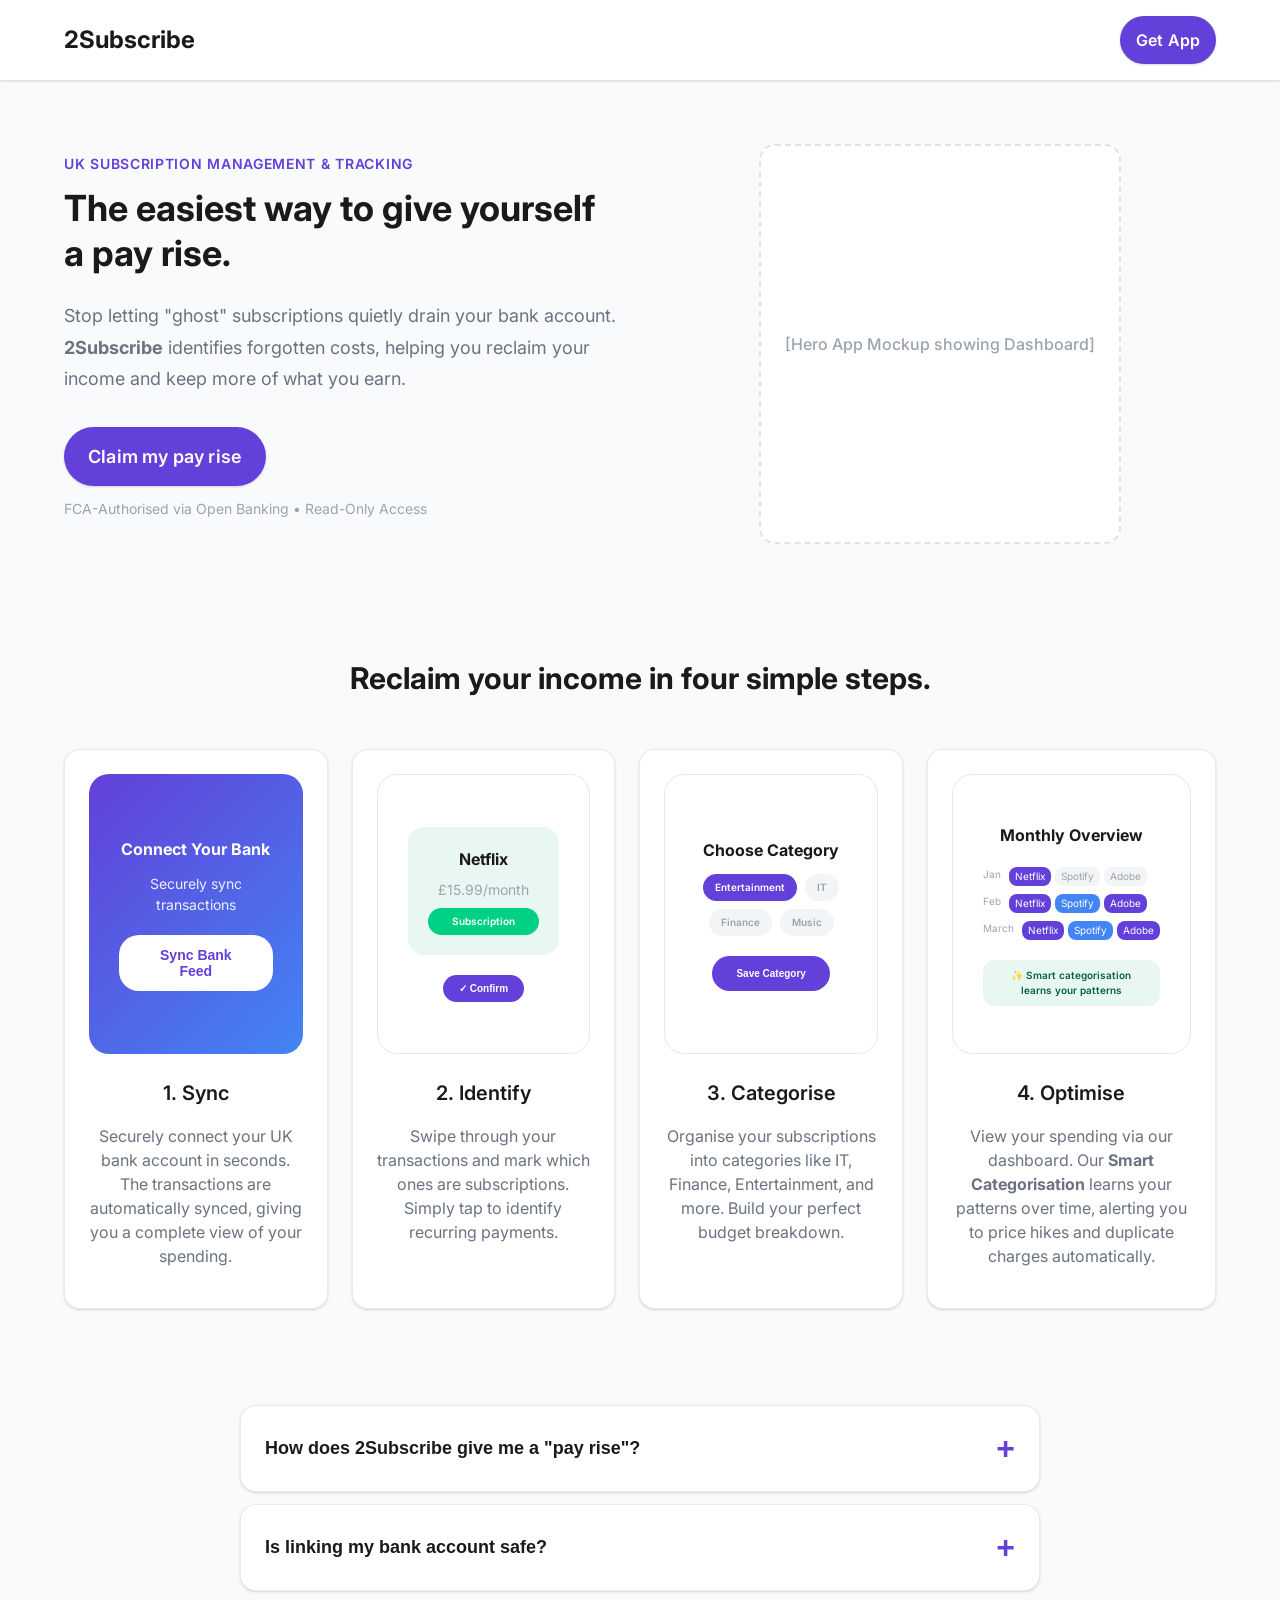
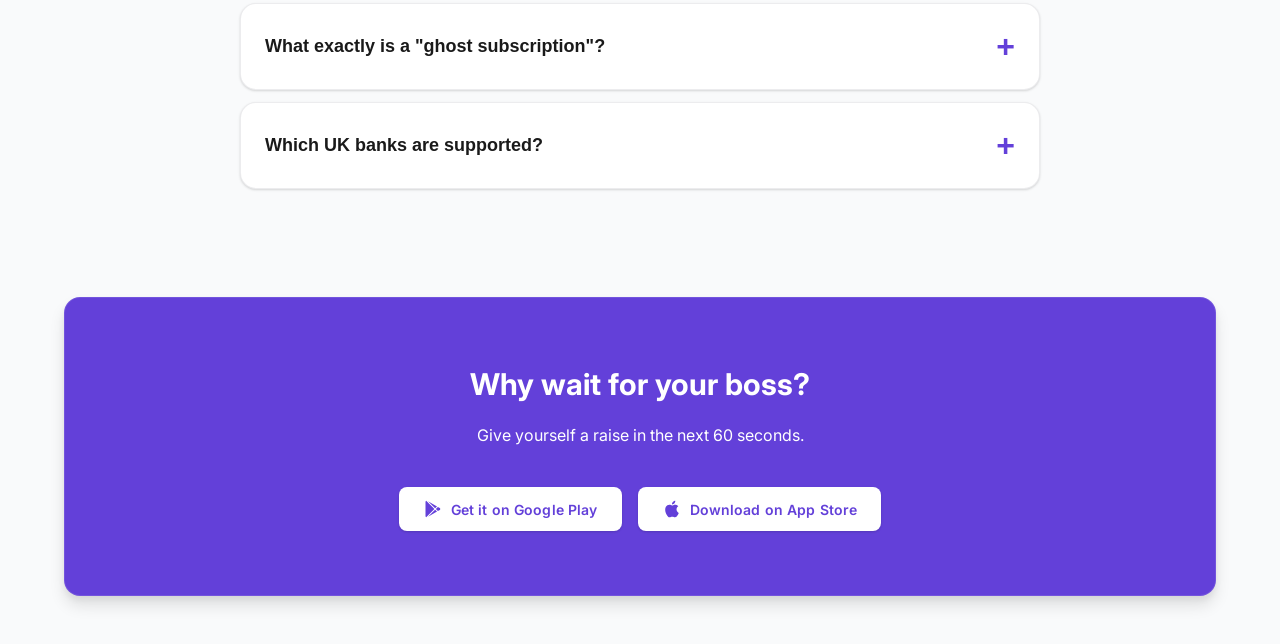
<file: index.html>
<!DOCTYPE html>
<html lang="en">
<head>
    <meta charset="UTF-8">
    <meta name="viewport" content="width=device-width, initial-scale=1.0">
    <title>2Subscribe - The easiest way to give yourself a pay rise</title>
    <link rel="preconnect" href="https://fonts.googleapis.com">
    <link rel="preconnect" href="https://fonts.gstatic.com" crossorigin>
    <link href="https://fonts.googleapis.com/css2?family=Inter:wght@400;600;700&display=swap" rel="stylesheet">
    <link rel="stylesheet" href="styles.css">
</head>
<body>
    <!-- Navbar -->
    <nav class="navbar">
        <div class="container">
            <div class="nav-content">
                <div class="logo">2Subscribe</div>
                <a href="#footer-cta" class="btn btn-primary">Get App</a>
            </div>
        </div>
    </nav>

    <!-- Hero Section -->
 <section class="hero">
    <div class="container">
        <div class="hero-content">
            <div class="hero-text fade-in">
                <p class="eyebrow">UK SUBSCRIPTION MANAGEMENT & TRACKING</p>
                <h1>The easiest way to give yourself a pay rise.</h1>
                <p class="sub-headline">
Stop letting "ghost" subscriptions quietly drain your bank account. <strong>2Subscribe</strong> identifies forgotten costs, helping you reclaim your income and keep more of what you earn.                </p>
                <a href="#process-section" class="btn btn-primary btn-large">Claim my pay rise</a>
                <p class="trust-text">FCA-Authorised via Open Banking • Read-Only Access</p>
            </div>
            <div class="hero-image fade-in">
                <div class="image-placeholder">[Hero App Mockup showing Dashboard]</div>
            </div>
        </div>
    </div>
</section>

    <!-- Process Section -->
    <section class="process" id="process-section">
        <div class="container">
<h2>Reclaim your income in four simple steps.</h2>            <div class="process-grid">
                <div class="process-card stagger-item">
                    <div class="process-image">
                        <div class="mockup-mini" id="bank-sync-mockup" style="background: var(--gradient-primary); color: var(--color-text-inverse); padding: var(--mockup-padding); border-radius: var(--mockup-border-radius); text-align: center; position: relative; display: flex; flex-direction: column; justify-content: center; align-items: center; height: var(--mockup-height);">
                            <!-- Initial State: Sync Button -->
                            <div id="sync-initial" class="flex flex-col items-center">
                                <div class="font-bold text-base mb-3">Connect Your Bank</div>
                                <div class="text-sm mb-5" style="opacity: 0.9;">Securely sync transactions</div>
                                <button class="sync-bank-button bg-surface text-primary" style="border: none; padding: var(--space-3) var(--space-6); border-radius: 20px; font-size: var(--font-size-sm); font-weight: var(--font-weight-semibold); cursor: pointer;">Sync Bank Feed</button>
                            </div>
                            
                            <!-- Syncing State -->
                            <div id="sync-syncing" class="flex flex-col items-center" style="display: none;">
                                <div style="width: var(--spinner-size); height: var(--spinner-size); border: var(--spinner-border-width) solid var(--gradient-white-overlay); border-top: var(--spinner-border-width) solid var(--color-text-inverse); border-radius: 50%; margin-bottom: var(--space-5); animation: spin var(--animation-spin) linear infinite;"></div>
                                <div class="font-semibold text-base mb-2">Syncing...</div>
                                <div class="text-xs" style="opacity: 0.9;">Connecting to Barclays</div>
                            </div>
                            
                            <!-- Complete State: Transaction List -->
                            <div id="sync-complete" style="display: none; width: 100%; text-align: left;">
                                <div class="font-bold text-base mb-4 text-center">Recent Transactions</div>
                                <div style="background: var(--gradient-white-overlay); padding: var(--transaction-padding); border-radius: var(--transaction-border-radius); margin-bottom: var(--space-2);">
                                    <div class="flex justify-between items-center">
                                        <div>
                                            <div class="font-semibold text-xs">Netflix</div>
                                            <div class="text-xs" style="opacity: 0.8;">Today</div>
                                        </div>
                                        <div class="font-semibold text-xs">-£15.99</div>
                                    </div>
                                </div>
                                <div style="background: var(--gradient-white-overlay); padding: var(--transaction-padding); border-radius: var(--transaction-border-radius); margin-bottom: var(--space-2);">
                                    <div class="flex justify-between items-center">
                                        <div>
                                            <div class="font-semibold text-xs">Spotify</div>
                                            <div class="text-xs" style="opacity: 0.8;">Yesterday</div>
                                        </div>
                                        <div class="font-semibold text-xs">-£9.99</div>
                                    </div>
                                </div>
                                <div style="background: var(--gradient-white-overlay); padding: var(--transaction-padding); border-radius: var(--transaction-border-radius);">
                                    <div class="flex justify-between items-center">
                                        <div>
                                            <div class="font-semibold text-xs">Salary</div>
                                            <div class="text-xs" style="opacity: 0.8;">2 days ago</div>
                                        </div>
                                        <div class="font-semibold text-xs text-success">+£2,500</div>
                                    </div>
                                </div>
                            </div>
                        </div>
                    </div>
                    <h3>1. Sync</h3>
                    <p>Securely connect your UK bank account in seconds. The transactions are automatically synced, giving you a complete view of your spending.</p>
                </div>
                <div class="process-card stagger-item">
                    <div class="process-image">
                        <div class="mockup-mini bg-surface border" style="padding: var(--mockup-padding); border-radius: var(--mockup-border-radius); position: relative; display: flex; flex-direction: column; justify-content: center; align-items: center; height: var(--mockup-height);">
                            <div class="bg-success" style="padding: var(--space-5); border-radius: var(--radius-lg); margin-bottom: var(--space-5); width: 100%; text-align: center;">
                                <div class="font-bold text-base mb-2">Netflix</div>
                                <div class="text-sm text-muted">£15.99/month</div>
                                <div class="chip" style="background: var(--color-success-text); color: var(--color-text-inverse); margin-top: var(--space-2);">Subscription</div>
                            </div>
                            <button id="confirm-subscription-button" class="bg-primary text-inverse" style="border: none; padding: var(--space-2) var(--space-4); border-radius: 20px; font-size: var(--font-size-xs); font-weight: var(--font-weight-semibold); cursor: pointer;">✓ Confirm</button>
                            <div id="subscription-confirmation-feedback" class="text-center" style="display: none; margin-top: var(--space-2);">
                                <div style="font-size: 24px; margin-bottom: var(--space-2);">✅</div>
                                <div class="font-semibold text-sm text-success">Confirmed!</div>
                            </div>
                        </div>
                    </div>
                    <h3>2. Identify</h3>
                    <p>Swipe through your transactions and mark which ones are subscriptions. Simply tap to identify recurring payments.</p>
                </div>
                <div class="process-card stagger-item">
                    <div class="process-image">
                        <div class="mockup-mini bg-surface border" style="padding: var(--mockup-padding); border-radius: var(--mockup-border-radius); position: relative; display: flex; flex-direction: column; justify-content: center; align-items: center; height: var(--mockup-height);">
                            <div id="category-selection" class="text-center mb-5">
                                <div class="font-bold text-base mb-3">Choose Category</div>
                                <div class="flex flex-wrap gap-2 justify-center">
                                    <span class="chip bg-primary text-inverse">Entertainment</span>
                                    <span class="chip bg-gray-100 text-muted">IT</span>
                                    <span class="chip bg-gray-100 text-muted">Finance</span>
                                    <span class="chip bg-gray-100 text-muted">Music</span>
                                </div>
                            </div>
                            <button id="save-category-button" class="bg-primary text-inverse" style="border: none; padding: var(--space-3) var(--space-6); border-radius: 20px; font-size: var(--font-size-xs); font-weight: var(--font-weight-semibold);">Save Category</button>
                            <div id="save-feedback" class="text-center" style="display: none;">
                                <div style="font-size: 24px; margin-bottom: var(--space-2);">✅</div>
                                <div class="font-semibold text-sm text-success">Category Saved!</div>
                                <div class="text-xs text-muted mt-1">Netflix → Entertainment</div>
                            </div>
                        </div>
                    </div>
                    <h3>3. Categorise</h3>
                    <p>Organise your subscriptions into categories like IT, Finance, Entertainment, and more. Build your perfect budget breakdown.</p>
                </div>
                <div class="process-card stagger-item">
                    <div class="process-image">
                        <div class="mockup-mini bg-surface border" style="padding: var(--mockup-padding); border-radius: var(--mockup-border-radius); position: relative; display: flex; flex-direction: column; justify-content: center; align-items: center; height: var(--mockup-height);">
                            <div class="text-center">
                                <div class="font-bold text-base mb-5">Monthly Overview</div>
                                <div id="smart-demo" style="position: relative; margin: 0 auto var(--space-5);">
                                    <!-- Month 1: Manual Categorization -->
                                    <div id="month1" class="flex gap-2 mb-2">
                                        <div class="text-xs text-muted">Jan</div>
                                        <div class="flex gap-1">
                                            <div class="chip-xs bg-primary text-inverse">Netflix</div>
                                            <div class="chip-xs bg-gray-100 text-muted">Spotify</div>
                                            <div class="chip-xs bg-gray-100 text-muted">Adobe</div>
                                        </div>
                                    </div>
                                    <!-- Month 2: Auto-Categorization -->
                                    <div id="month2" class="flex gap-2 mb-2">
                                        <div class="text-xs text-muted">Feb</div>
                                        <div class="flex gap-1">
                                            <div class="chip-xs bg-primary text-inverse">Netflix</div>
                                            <div class="chip-xs" style="background: var(--color-info-text); color: var(--color-text-inverse);">Spotify</div>
                                            <div class="chip-xs bg-primary text-inverse">Adobe</div>
                                        </div>
                                    </div>
                                    <!-- Month 3: Auto-Categorization -->
                                    <div id="month3" class="flex gap-2">
                                        <div class="text-xs text-muted">March</div>
                                        <div class="flex gap-1">
                                            <div class="chip-xs bg-primary text-inverse">Netflix</div>
                                            <div class="chip-xs" style="background: var(--color-info-text); color: var(--color-text-inverse);">Spotify</div>
                                            <div class="chip-xs bg-primary text-inverse">Adobe</div>
                                        </div>
                                    </div>
                                </div>
                                <div class="bg-success" style="padding: var(--space-2) var(--space-4); border-radius: 12px;">
                                    <div class="font-semibold text-xs" style="color: var(--color-success-dark);">✨ Smart categorisation learns your patterns</div>
                                </div>
                            </div>
                        </div>
                    </div>
<h3>4. Optimise</h3>
<p>View your spending via our dashboard. Our <strong>Smart Categorisation</strong> learns your patterns over time, alerting you to price hikes and duplicate charges automatically.</p>                </div>
            </div>
        </div>
    </section>

    <!-- FAQ Section -->
    <section class="faq">
   <div class="faq-container">
    <div class="faq-item">
        <button class="faq-question">
            How does 2Subscribe give me a "pay rise"?
            <span class="faq-icon">+</span>
        </button>
        <div class="faq-answer">
            <p>It’s a matter of net income. If you identify and stop £50 of monthly "ghost" subscriptions, your take-home pay effectively increases by £600 a year. We help you find that "found money" by eliminating waste, giving you the same financial result as a salary increase.</p>
        </div>
    </div>

    <div class="faq-item">
        <button class="faq-question">
            Is linking my bank account safe?
            <span class="faq-icon">+</span>
        </button>
        <div class="faq-answer">
            <p>Yes. 2Subscribe uses <strong>FCA-regulated Open Banking</strong>. This connection is <strong>read-only</strong>, meaning we can see patterns to help you save, but we can never move your money or access your login credentials. Your data is protected by bank-grade AES-256 encryption.</p>
        </div>
    </div>

    <div class="faq-item">
        <button class="faq-question">
            What exactly is a "ghost subscription"?
            <span class="faq-icon">+</span>
        </button>
        <div class="faq-answer">
            <p>Ghost subscriptions are recurring payments for services you no longer use or have forgotten about—like old gym memberships, expired streaming trials, or duplicate insurance policies. Our <strong>Pattern Detector</strong> flags these automatically so you can stop the leak.</p>
        </div>
    </div>

    <div class="faq-item">
        <button class="faq-question">
            Which UK banks are supported?
            <span class="faq-icon">+</span>
        </button>
        <div class="faq-answer">
            <p>We support all major UK financial institutions, including high-street banks like Barclays, NatWest, and HSBC, as well as digital banks like Monzo, Starling, and Revolut. As long as your bank supports Open Banking, 2Subscribe can help you track your spend.</p>
        </div>
    </div>
</div>
    </section>

    <!-- Footer CTA -->
    <section class="footer-cta" id="footer-cta">
        <div class="container">
            <div class="cta-card">
                <h2>Why wait for your boss?</h2>
                <p class="color-text-inverse">Give yourself a raise in the next 60 seconds.</p>
                <div class="flex gap-4 justify-center flex-wrap">
                    <button class="btn btn-secondary bg-surface text-primary" style="border: none; padding: var(--space-3) var(--space-6); border-radius: 8px; font-size: var(--font-size-sm); font-weight: var(--font-weight-semibold); cursor: pointer; display: flex; align-items: center; gap: var(--space-2);">
                        <svg width="20" height="20" viewBox="0 0 24 24" fill="currentColor">
                            <path d="M3,20.5V3.5C3,2.91 3.34,2.39 3.84,2.15L13.69,12L3.84,21.85C3.34,21.61 3,21.09 3,20.5M16.81,15.12L6.05,21.34L14.54,12.85L16.81,15.12M20.16,10.81C20.5,11.08 20.75,11.5 20.75,12C20.75,12.5 20.53,12.9 20.18,13.18L17.89,14.5L15.39,12L17.89,9.5L20.16,10.81M6.05,2.66L16.81,8.88L14.54,11.15L6.05,2.66Z"/>
                        </svg>
                        Get it on Google Play
                    </button>
                    <button class="btn btn-secondary bg-surface text-primary" style="border: none; padding: var(--space-3) var(--space-6); border-radius: 8px; font-size: var(--font-size-sm); font-weight: var(--font-weight-semibold); cursor: pointer; display: flex; align-items: center; gap: var(--space-2);">
                        <svg width="20" height="20" viewBox="0 0 24 24" fill="currentColor">
                            <path d="M18.71,19.5C17.88,20.74 17,21.95 15.66,21.97C14.32,22 13.89,21.18 12.37,21.18C10.84,21.18 10.37,21.95 9.1,22C7.79,22.05 6.8,20.68 5.96,19.47C4.25,17 2.94,12.45 4.7,9.39C5.57,7.87 7.13,6.91 8.82,6.88C10.1,6.86 11.32,7.75 12.11,7.75C12.89,7.75 14.37,6.68 15.92,6.84C16.57,6.87 18.39,7.1 19.56,8.82C19.47,8.88 17.39,10.1 17.41,12.63C17.44,15.65 20.06,16.66 20.09,16.67C20.06,16.74 19.67,18.11 18.71,19.5M13,3.5C13.73,2.67 14.94,2.04 15.94,2C16.07,3.17 15.6,4.35 14.9,5.19C14.21,6.04 13.07,6.7 11.95,6.61C11.8,5.46 12.36,4.26 13,3.5Z"/>
                        </svg>
                        Download on App Store
                    </button>
                </div>
            </div>
        </div>
    </section>

    <script src="script.js"></script>
</body>
</html>
</file>
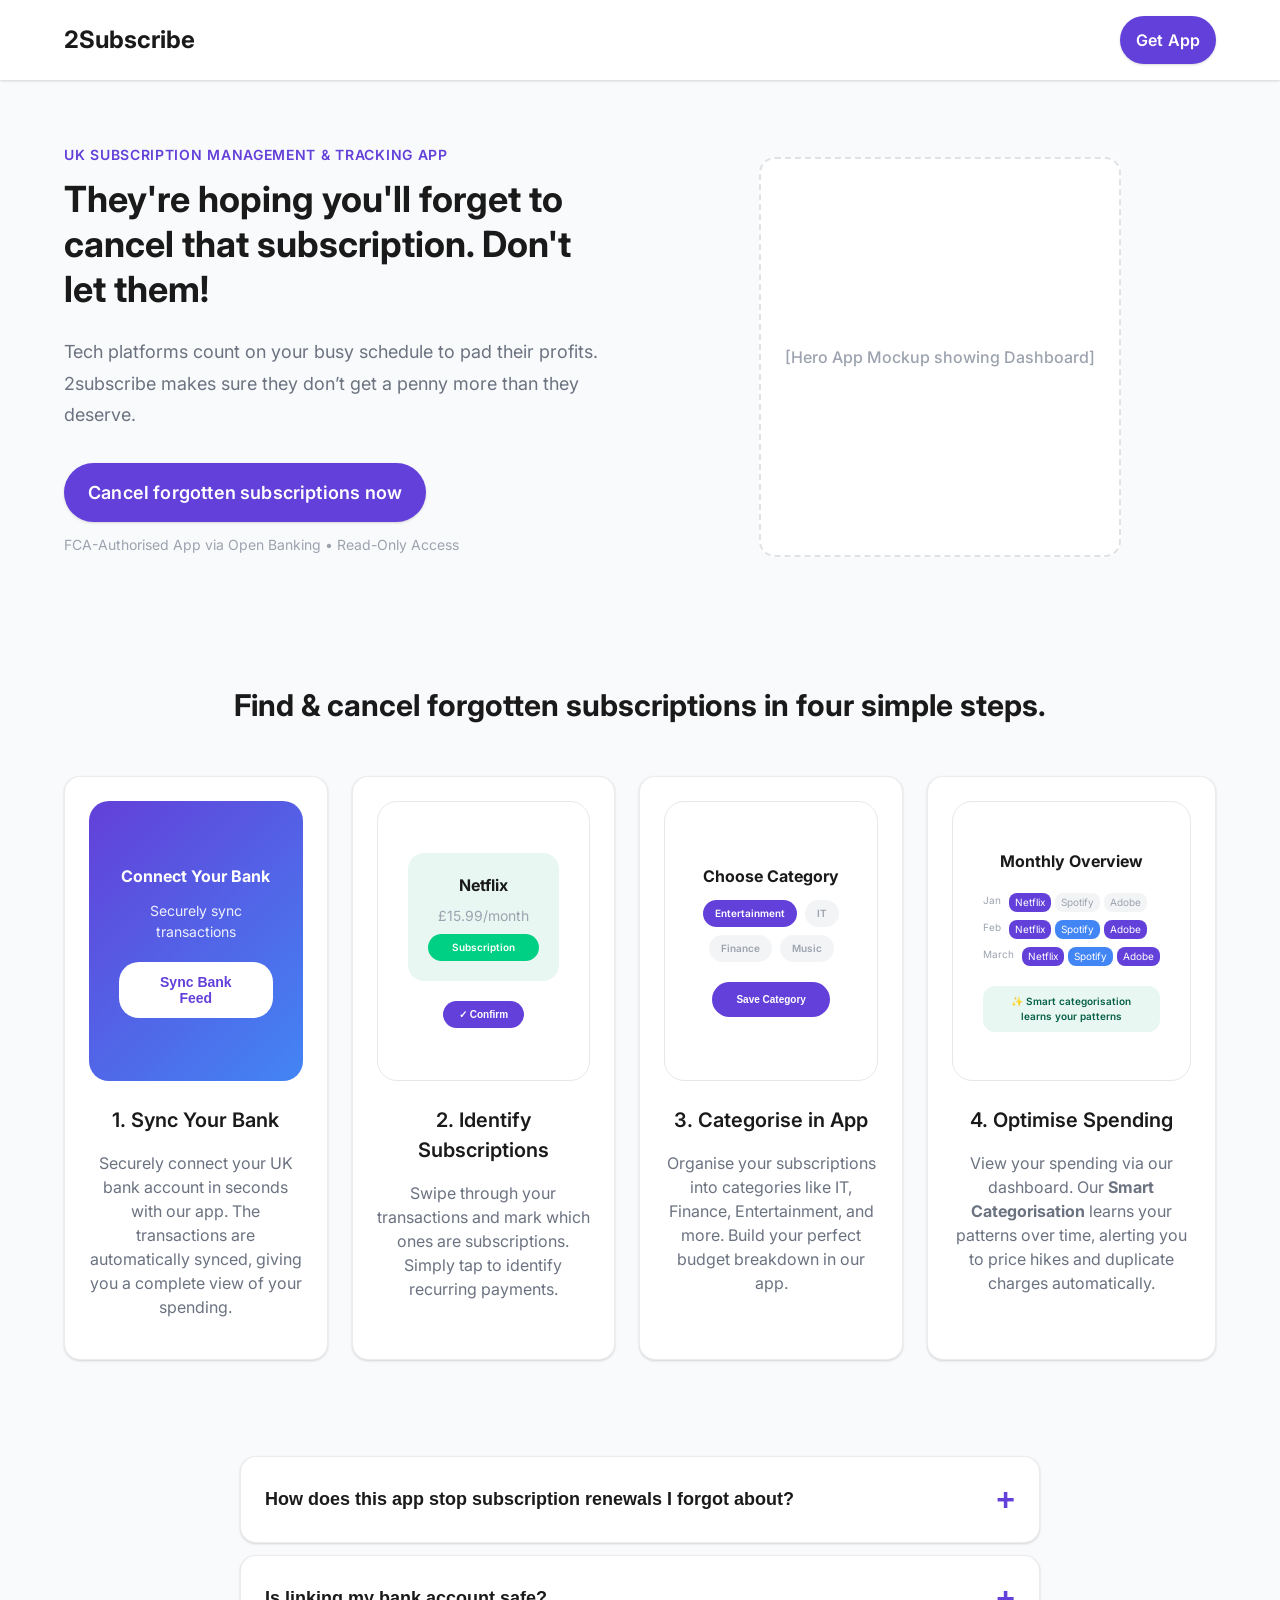
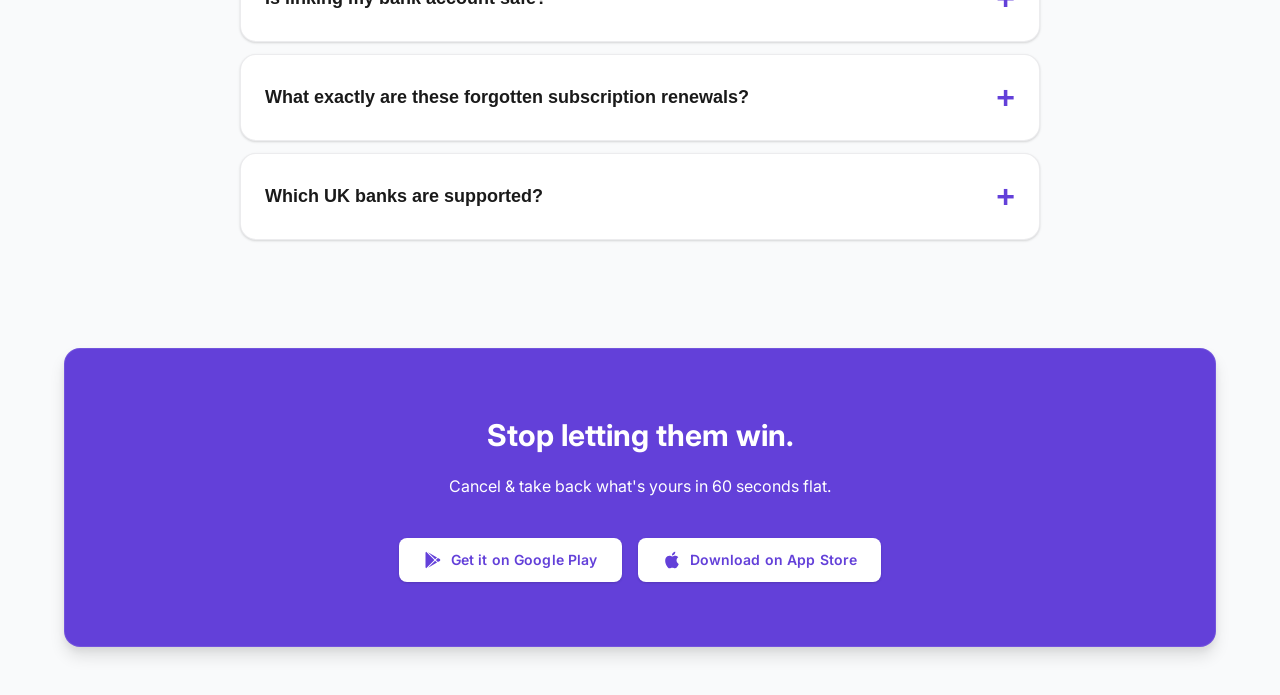
<file: version2.html>
<!DOCTYPE html>
<html lang="en">
<head>
    <meta charset="UTF-8">
    <meta name="viewport" content="width=device-width, initial-scale=1.0">
    <title>2Subscribe App - UK Subscription Management & Cancellation Tool</title>
    <link rel="preconnect" href="https://fonts.googleapis.com">
    <link rel="preconnect" href="https://fonts.gstatic.com" crossorigin>
    <link href="https://fonts.googleapis.com/css2?family=Inter:wght@400;600;700&display=swap" rel="stylesheet">
    <link rel="stylesheet" href="styles.css">
</head>
<body>
    <!-- Navbar -->
    <nav class="navbar">
        <div class="container">
            <div class="nav-content">
                <div class="logo">2Subscribe</div>
                <a href="#footer-cta" class="btn btn-primary">Get App</a>
            </div>
        </div>
    </nav>

    <!-- Hero Section -->
 <section class="hero">
    <div class="container">
        <div class="hero-content">
            <div class="hero-text fade-in">
                <p class="eyebrow">UK SUBSCRIPTION MANAGEMENT & TRACKING APP</p>
                <h1>They're hoping you'll forget to cancel that subscription. Don't let them!</h1>
                <p class="sub-headline">
Tech platforms count on your busy schedule to pad their profits. 2subscribe makes sure they don’t get a penny more than they deserve. </p>
                <a href="#process-section" class="btn btn-primary btn-large">Cancel forgotten subscriptions now</a>
                <p class="trust-text">FCA-Authorised App via Open Banking • Read-Only Access</p>
            </div>
            <div class="hero-image fade-in">
                <div class="image-placeholder">[Hero App Mockup showing Dashboard]</div>
            </div>
        </div>
    </div>
</section>

    <!-- Process Section -->
    <section class="process" id="process-section">
        <div class="container">
<h2>Find & cancel forgotten subscriptions in four simple steps.</h2>            <div class="process-grid">
                <div class="process-card stagger-item">
                    <div class="process-image">
                        <div class="mockup-mini" id="bank-sync-mockup" style="background: var(--gradient-primary); color: var(--color-text-inverse); padding: var(--mockup-padding); border-radius: var(--mockup-border-radius); text-align: center; position: relative; display: flex; flex-direction: column; justify-content: center; align-items: center; height: var(--mockup-height);">
                            <!-- Initial State: Sync Button -->
                            <div id="sync-initial" class="flex flex-col items-center">
                                <div class="font-bold text-base mb-3">Connect Your Bank</div>
                                <div class="text-sm mb-5" style="opacity: 0.9;">Securely sync transactions</div>
                                <button class="sync-bank-button bg-surface text-primary" style="border: none; padding: var(--space-3) var(--space-6); border-radius: 20px; font-size: var(--font-size-sm); font-weight: var(--font-weight-semibold); cursor: pointer;">Sync Bank Feed</button>
                            </div>
                            
                            <!-- Syncing State -->
                            <div id="sync-syncing" class="flex flex-col items-center" style="display: none;">
                                <div style="width: var(--spinner-size); height: var(--spinner-size); border: var(--spinner-border-width) solid var(--gradient-white-overlay); border-top: var(--spinner-border-width) solid var(--color-text-inverse); border-radius: 50%; margin-bottom: var(--space-5); animation: spin var(--animation-spin) linear infinite;"></div>
                                <div class="font-semibold text-base mb-2">Syncing...</div>
                                <div class="text-xs" style="opacity: 0.9;">Connecting to Barclays</div>
                            </div>
                            
                            <!-- Complete State: Transaction List -->
                            <div id="sync-complete" style="display: none; width: 100%; text-align: left;">
                                <div class="font-bold text-base mb-4 text-center">Recent Transactions</div>
                                <div style="background: var(--gradient-white-overlay); padding: var(--transaction-padding); border-radius: var(--transaction-border-radius); margin-bottom: var(--space-2);">
                                    <div class="flex justify-between items-center">
                                        <div>
                                            <div class="font-semibold text-xs">Netflix</div>
                                            <div class="text-xs" style="opacity: 0.8;">Today</div>
                                        </div>
                                        <div class="font-semibold text-xs">-£15.99</div>
                                    </div>
                                </div>
                                <div style="background: var(--gradient-white-overlay); padding: var(--transaction-padding); border-radius: var(--transaction-border-radius); margin-bottom: var(--space-2);">
                                    <div class="flex justify-between items-center">
                                        <div>
                                            <div class="font-semibold text-xs">Spotify</div>
                                            <div class="text-xs" style="opacity: 0.8;">Yesterday</div>
                                        </div>
                                        <div class="font-semibold text-xs">-£9.99</div>
                                    </div>
                                </div>
                                <div style="background: var(--gradient-white-overlay); padding: var(--transaction-padding); border-radius: var(--transaction-border-radius);">
                                    <div class="flex justify-between items-center">
                                        <div>
                                            <div class="font-semibold text-xs">Salary</div>
                                            <div class="text-xs" style="opacity: 0.8;">2 days ago</div>
                                        </div>
                                        <div class="font-semibold text-xs text-success">+£2,500</div>
                                    </div>
                                </div>
                            </div>
                        </div>
                    </div>
                    <h3>1. Sync Your Bank</h3>
                    <p>Securely connect your UK bank account in seconds with our app. The transactions are automatically synced, giving you a complete view of your spending.</p>
                </div>
                <div class="process-card stagger-item">
                    <div class="process-image">
                        <div class="mockup-mini bg-surface border" style="padding: var(--mockup-padding); border-radius: var(--mockup-border-radius); position: relative; display: flex; flex-direction: column; justify-content: center; align-items: center; height: var(--mockup-height);">
                            <div class="bg-success" style="padding: var(--space-5); border-radius: var(--radius-lg); margin-bottom: var(--space-5); width: 100%; text-align: center;">
                                <div class="font-bold text-base mb-2">Netflix</div>
                                <div class="text-sm text-muted">£15.99/month</div>
                                <div class="chip" style="background: var(--color-success-text); color: var(--color-text-inverse); margin-top: var(--space-2);">Subscription</div>
                            </div>
                            <button id="confirm-subscription-button" class="bg-primary text-inverse" style="border: none; padding: var(--space-2) var(--space-4); border-radius: 20px; font-size: var(--font-size-xs); font-weight: var(--font-weight-semibold); cursor: pointer;">✓ Confirm</button>
                            <div id="subscription-confirmation-feedback" class="text-center" style="display: none; margin-top: var(--space-2);">
                                <div style="font-size: 24px; margin-bottom: var(--space-2);">✅</div>
                                <div class="font-semibold text-sm text-success">Confirmed!</div>
                            </div>
                        </div>
                    </div>
                    <h3>2. Identify Subscriptions</h3>
                    <p>Swipe through your transactions and mark which ones are subscriptions. Simply tap to identify recurring payments.</p>
                </div>
                <div class="process-card stagger-item">
                    <div class="process-image">
                        <div class="mockup-mini bg-surface border" style="padding: var(--mockup-padding); border-radius: var(--mockup-border-radius); position: relative; display: flex; flex-direction: column; justify-content: center; align-items: center; height: var(--mockup-height);">
                            <div id="category-selection" class="text-center mb-5">
                                <div class="font-bold text-base mb-3">Choose Category</div>
                                <div class="flex flex-wrap gap-2 justify-center">
                                    <span class="chip bg-primary text-inverse">Entertainment</span>
                                    <span class="chip bg-gray-100 text-muted">IT</span>
                                    <span class="chip bg-gray-100 text-muted">Finance</span>
                                    <span class="chip bg-gray-100 text-muted">Music</span>
                                </div>
                            </div>
                            <button id="save-category-button" class="bg-primary text-inverse" style="border: none; padding: var(--space-3) var(--space-6); border-radius: 20px; font-size: var(--font-size-xs); font-weight: var(--font-weight-semibold);">Save Category</button>
                            <div id="save-feedback" class="text-center" style="display: none;">
                                <div style="font-size: 24px; margin-bottom: var(--space-2);">✅</div>
                                <div class="font-semibold text-sm text-success">Category Saved!</div>
                                <div class="text-xs text-muted mt-1">Netflix → Entertainment</div>
                            </div>
                        </div>
                    </div>
                    <h3>3. Categorise in App</h3>
                    <p>Organise your subscriptions into categories like IT, Finance, Entertainment, and more. Build your perfect budget breakdown in our app.</p>
                </div>
                <div class="process-card stagger-item">
                    <div class="process-image">
                        <div class="mockup-mini bg-surface border" style="padding: var(--mockup-padding); border-radius: var(--mockup-border-radius); position: relative; display: flex; flex-direction: column; justify-content: center; align-items: center; height: var(--mockup-height);">
                            <div class="text-center">
                                <div class="font-bold text-base mb-5">Monthly Overview</div>
                                <div id="smart-demo" style="position: relative; margin: 0 auto var(--space-5);">
                                    <!-- Month 1: Manual Categorization -->
                                    <div id="month1" class="flex gap-2 mb-2">
                                        <div class="text-xs text-muted">Jan</div>
                                        <div class="flex gap-1">
                                            <div class="chip-xs bg-primary text-inverse">Netflix</div>
                                            <div class="chip-xs bg-gray-100 text-muted">Spotify</div>
                                            <div class="chip-xs bg-gray-100 text-muted">Adobe</div>
                                        </div>
                                    </div>
                                    <!-- Month 2: Auto-Categorization -->
                                    <div id="month2" class="flex gap-2 mb-2">
                                        <div class="text-xs text-muted">Feb</div>
                                        <div class="flex gap-1">
                                            <div class="chip-xs bg-primary text-inverse">Netflix</div>
                                            <div class="chip-xs" style="background: var(--color-info-text); color: var(--color-text-inverse);">Spotify</div>
                                            <div class="chip-xs bg-primary text-inverse">Adobe</div>
                                        </div>
                                    </div>
                                    <!-- Month 3: Auto-Categorization -->
                                    <div id="month3" class="flex gap-2">
                                        <div class="text-xs text-muted">March</div>
                                        <div class="flex gap-1">
                                            <div class="chip-xs bg-primary text-inverse">Netflix</div>
                                            <div class="chip-xs" style="background: var(--color-info-text); color: var(--color-text-inverse);">Spotify</div>
                                            <div class="chip-xs bg-primary text-inverse">Adobe</div>
                                        </div>
                                    </div>
                                </div>
                                <div class="bg-success" style="padding: var(--space-2) var(--space-4); border-radius: 12px;">
                                    <div class="font-semibold text-xs" style="color: var(--color-success-dark);">✨ Smart categorisation learns your patterns</div>
                                </div>
                            </div>
                        </div>
                    </div>
<h3>4. Optimise Spending</h3>
<p>View your spending via our dashboard. Our <strong>Smart Categorisation</strong> learns your patterns over time, alerting you to price hikes and duplicate charges automatically.</p>                </div>
            </div>
        </div>
    </section>

    <!-- FAQ Section -->
    <section class="faq">
   <div class="faq-container">
    <div class="faq-item">
        <button class="faq-question">
            How does this app stop subscription renewals I forgot about?
            <span class="faq-icon">+</span>
        </button>
        <div class="faq-answer">
            <p>Simple math. When you catch those £50/month forgotten renewals tech platforms are counting on, that's £600 back in your pocket annually. Same result as a pay raise—except you're the one who made it happen. 2subscribe exposes the renewals they hope you'll never notice so you can cancel them.</p>
        </div>
    </div>

    <div class="faq-item">
        <button class="faq-question">
            Is linking my bank account safe?
            <span class="faq-icon">+</span>
        </button>
        <div class="faq-answer">
            <p>Yes. 2Subscribe uses <strong>FCA-regulated Open Banking</strong>. This connection is <strong>read-only</strong>, meaning we can see patterns to help you save, but we can never move your money or access your login credentials. Your data is protected by bank-grade AES-256 encryption.</p>
        </div>
    </div>

    <div class="faq-item">
        <button class="faq-question">
            What exactly are these forgotten subscription renewals?
            <span class="faq-icon">+</span>
        </button>
        <div class="faq-answer">
            <p>They're the sneaky auto-renewals tech platforms hope you'll forget about—old gym memberships, expired streaming trials, duplicate software subscriptions quietly draining your account. <strong>2subscribe</strong> hunts them down and exposes every last one so you can stop them for good.</p>
        </div>
    </div>

    <div class="faq-item">
        <button class="faq-question">
            Which UK banks are supported?
            <span class="faq-icon">+</span>
        </button>
        <div class="faq-answer">
            <p>We support all major UK financial institutions, including high-street banks like Barclays, NatWest, and HSBC, as well as digital banks like Monzo, Starling, and Revolut. As long as your bank supports Open Banking, 2Subscribe can help you track your spend.</p>
        </div>
    </div>
</div>
    </section>

    <!-- Footer CTA -->
    <section class="footer-cta" id="footer-cta">
        <div class="container">
            <div class="cta-card">
                <h2>Stop letting them win.</h2>
                <p class="color-text-inverse">Cancel & take back what's yours in 60 seconds flat.</p>
                <div class="flex gap-4 justify-center flex-wrap">
                    <button class="btn btn-secondary bg-surface text-primary" style="border: none; padding: var(--space-3) var(--space-6); border-radius: 8px; font-size: var(--font-size-sm); font-weight: var(--font-weight-semibold); cursor: pointer; display: flex; align-items: center; gap: var(--space-2);">
                        <svg width="20" height="20" viewBox="0 0 24 24" fill="currentColor">
                            <path d="M3,20.5V3.5C3,2.91 3.34,2.39 3.84,2.15L13.69,12L3.84,21.85C3.34,21.61 3,21.09 3,20.5M16.81,15.12L6.05,21.34L14.54,12.85L16.81,15.12M20.16,10.81C20.5,11.08 20.75,11.5 20.75,12C20.75,12.5 20.53,12.9 20.18,13.18L17.89,14.5L15.39,12L17.89,9.5L20.16,10.81M6.05,2.66L16.81,8.88L14.54,11.15L6.05,2.66Z"/>
                        </svg>
                        Get it on Google Play
                    </button>
                    <button class="btn btn-secondary bg-surface text-primary" style="border: none; padding: var(--space-3) var(--space-6); border-radius: 8px; font-size: var(--font-size-sm); font-weight: var(--font-weight-semibold); cursor: pointer; display: flex; align-items: center; gap: var(--space-2);">
                        <svg width="20" height="20" viewBox="0 0 24 24" fill="currentColor">
                            <path d="M18.71,19.5C17.88,20.74 17,21.95 15.66,21.97C14.32,22 13.89,21.18 12.37,21.18C10.84,21.18 10.37,21.95 9.1,22C7.79,22.05 6.8,20.68 5.96,19.47C4.25,17 2.94,12.45 4.7,9.39C5.57,7.87 7.13,6.91 8.82,6.88C10.1,6.86 11.32,7.75 12.11,7.75C12.89,7.75 14.37,6.68 15.92,6.84C16.57,6.87 18.39,7.1 19.56,8.82C19.47,8.88 17.39,10.1 17.41,12.63C17.44,15.65 20.06,16.66 20.09,16.67C20.06,16.74 19.67,18.11 18.71,19.5M13,3.5C13.73,2.67 14.94,2.04 15.94,2C16.07,3.17 15.6,4.35 14.9,5.19C14.21,6.04 13.07,6.7 11.95,6.61C11.8,5.46 12.36,4.26 13,3.5Z"/>
                        </svg>
                        Download on App Store
                    </button>
                </div>
            </div>
        </div>
    </section>

    <script src="script.js"></script>
</body>
</html>
</file>
<file: styles.css>
/* Design System Tokens (Cleaned & Optimised) */

:root {
  /* ===== SEMANTIC COLOUR TOKENS ===== */
  
  /* Base Colours */
  --color-background: #F9FAFB;
  --color-surface: #FFFFFF;
  --color-primary: #6340D9; /* Updated to your Action Purple */
  --color-text-primary: #1A1A1A; /* Updated to your Text Navy */
  --color-text-secondary: #6B7280;
  
  /* Status / Accents (Used for placeholders) */
  --color-success-bg: #E8F7F2; /* Updated to your Success Green */
  --color-success-bg-hover: #D1FAE5;
  --color-success-text: #00D084;
  --color-success-dark: #065F46;
  --color-info-text: #4285F4; /* Updated to your Trust Blue */
  --color-error-text: #DC2626;
  
  /* Text Variations */
  --color-text-muted: #9CA3AF;
  --color-text-inverse: #FFFFFF;
  
  /* Border Variations */
  --color-border-light: rgba(15, 23, 42, 0.08);
  --color-border-medium: rgba(15, 23, 42, 0.12);
  --color-border-default: #e5e7eb;
  
  /* Interactive State Colours */
  --color-interactive-hover: rgba(99, 64, 217, 0.08); /* Adjusted to match Action Purple */
  
  /* Neutral Grays */
  --color-gray-50: #F9FAFB;
  --color-gray-100: #f3f4f6;
  --color-gray-500: #6b7280;
  --color-gray-400: #9CA3AF;
  
  /* Brand Gradients */
  --gradient-primary: linear-gradient(135deg, #6340D9 0%, #4285F4 100%);
  --gradient-white-overlay: rgba(255,255,255,0.1);
  
  /* ===== SIZE TOKENS ===== */
  
  /* Touch Target Sizes */
  --touch-target-min: 44px;
  --touch-target-comfortable: 48px;
  
  /* Icon Sizes */
  --size-icon-xl: 32px;
  
  /* ===== SPACING SCALE ===== */
  --space-1: 4px;
  --space-2: 8px;
  --space-3: 12px;
  --space-4: 16px;
  --space-5: 20px;
  --space-6: 24px;
  --space-8: 32px;
  --space-10: 40px;
  --space-12: 48px;
  --space-16: 64px;
  --space-20: 80px;
  
  /* Interactive Element Padding */
  --padding-touch-sm: 8px 12px;
  --padding-touch-md: 12px 16px;
  --padding-touch-lg: 16px 24px;
  
  /* ===== BORDER RADIUS ===== */
  --radius-lg: 16px;
  --radius-full: 9999px;
  
  /* ===== TYPOGRAPHY SCALE ===== */
  --font-size-xs: 0.625rem;   /* 10px */
  --font-size-sm: 0.875rem;   /* 14px */
  --font-size-base: 1rem;     /* 16px */
  --font-size-lg: 1.125rem;   /* 18px */
  --font-size-xl: 1.25rem;    /* 20px */
  --font-size-2xl: 1.5rem;    /* 24px */
  --font-size-3xl: 1.875rem;  /* 30px */
  --font-size-4xl: 2.25rem;   /* 36px */
  
  /* Font Weights */
  --font-weight-normal: 400;
  --font-weight-medium: 500;
  --font-weight-semibold: 600;
  --font-weight-bold: 700;
  
  /* Line Heights */
  --line-height-tight: 1.25;
  --line-height-normal: 1.5;
  --line-height-relaxed: 1.75;
  
  /* ===== SHADOWS ===== */
  --shadow-sm: 0 1px 3px rgba(0, 0, 0, 0.1), 0 1px 2px rgba(0, 0, 0, 0.06);
  --shadow-md: 0 4px 6px rgba(0, 0, 0, 0.07), 0 2px 4px rgba(0, 0, 0, 0.06);
  --shadow-lg: 0 10px 15px rgba(0, 0, 0, 0.1), 0 4px 6px rgba(0, 0, 0, 0.05);
  --shadow-xl: 0 20px 25px rgba(0, 0, 0, 0.1), 0 10px 10px rgba(0, 0, 0, 0.04);
  
  /* ===== TRANSITION DURATIONS ===== */
  --duration-fast: 150ms;
  --duration-base: 250ms;
  
  /* ===== Z-INDEX SCALE ===== */
  --z-sticky: 20;
  
  /* ===== EASING FUNCTIONS ===== */
  --ease-out: cubic-bezier(0.0, 0.0, 0.2, 1);
  
  /* ===== COMPONENT-SPECIFIC ===== */
  
  /* Mockup Dimensions */
  --mockup-height: 280px;
  --mockup-padding: 30px;
  --mockup-border-radius: 20px;
  
  /* Transaction Card */
  --transaction-padding: 12px;
  --transaction-border-radius: 12px;
  
  /* Category Chips */
  --chip-padding-xs: 2px 6px;
  --chip-padding-sm: 6px 12px;
  --chip-border-radius: 16px;
  
  /* Spinner */
  --spinner-size: 60px;
  --spinner-border-width: 4px;
  
  /* Animation Durations */
  --animation-spin: 2s;
  --animation-fast: 0.2s;
  
  /* Z-Index Layers */
  --z-dropdown: 1000;
  --z-sticky: 20;
  --z-base: 1;
}

/* Reset and Base Styles */
* {
    margin: 0;
    padding: 0;
    box-sizing: border-box;
}

html {
    scroll-behavior: smooth;
}

body {
    font-family: 'Inter', -apple-system, BlinkMacSystemFont, 'Segoe UI', Roboto, sans-serif;
    color: var(--color-text-primary);
    background-color: var(--color-background);
    line-height: var(--line-height-normal);
    font-size: var(--font-size-base);
    font-weight: var(--font-weight-normal);
    font-display: swap;
}

.container {
    max-width: 1200px;
    margin: 0 auto;
    padding: 0 var(--space-6);
}

/* Typography */
h1 {
    font-size: clamp(var(--font-size-2xl), 5vw, var(--font-size-4xl));
    font-weight: var(--font-weight-bold);
    line-height: var(--line-height-tight);
    margin-bottom: var(--space-6);
    color: var(--color-text-primary);
}

h2 {
    font-size: clamp(var(--font-size-xl), 3vw, var(--font-size-3xl));
    font-weight: var(--font-weight-bold);
    margin-bottom: var(--space-8);
    text-align: center;
    color: var(--color-text-primary);
}

h3 {
    font-size: var(--font-size-xl);
    font-weight: var(--font-weight-semibold);
    margin-bottom: var(--space-4);
    color: var(--color-text-primary);
}

p {
    font-size: var(--font-size-base);
    font-weight: var(--font-weight-normal);
    margin-bottom: var(--space-4);
    color: var(--color-text-secondary);
    line-height: var(--line-height-normal);
}

/* Buttons */
.btn {
    padding: var(--padding-touch-md);
    border: none;
    border-radius: var(--radius-full);
    font-size: var(--font-size-base);
    font-weight: 600;
    cursor: pointer;
    transition: all var(--duration-fast) var(--ease-out);
    text-decoration: none;
    display: inline-flex;
    align-items: center;
    justify-content: center;
    min-height: var(--touch-target-min);
    min-width: var(--touch-target-min);
    position: relative;
    overflow: hidden;
    user-select: none;
    -webkit-tap-highlight-color: transparent;
    font-family: 'Inter', -apple-system, BlinkMacSystemFont, 'Segoe UI', Roboto, sans-serif;
    letter-spacing: 0.01em;
}

.btn-primary {
    background-color: var(--color-primary);
    color: var(--color-text-inverse);
    box-shadow: var(--shadow-sm);
}

.btn-primary:hover {
    background-color: #4A2FB0;
    transform: translateY(-2px);
    box-shadow: var(--shadow-lg);
}

.btn-primary:active {
    transform: translateY(0) scale(0.98);
    box-shadow: var(--shadow-md);
}

.btn-secondary {
    background-color: var(--color-surface);
    color: var(--color-primary);
    border: 2px solid var(--color-surface);
    box-shadow: var(--shadow-sm);
}

.btn-secondary:hover {
    transform: translateY(-2px) scale(1.05);
    box-shadow: var(--shadow-lg);
}

.btn-secondary:active {
    transform: translateY(0) scale(0.98);
    box-shadow: var(--shadow-md);
}

.btn-large {
    padding: var(--padding-touch-lg);
    font-size: var(--font-size-lg);
    min-height: var(--touch-target-comfortable);
}

/* Navbar */
.navbar {
    background-color: var(--color-surface);
    padding: var(--space-4) 0;
    position: sticky;
    top: 0;
    z-index: var(--z-sticky);
    box-shadow: var(--shadow-sm);
    backdrop-filter: blur(10px);
    -webkit-backdrop-filter: blur(10px);
}

.nav-content {
    display: flex;
    justify-content: space-between;
    align-items: center;
    gap: var(--space-4);
}

.logo {
    font-size: var(--font-size-2xl);
    font-weight: var(--font-weight-bold);
    color: var(--color-text-primary);
}

/* Hero Section */
.hero {
    padding: var(--space-16) 0;
}

.hero-content {
    display: grid;
    grid-template-columns: 1fr 1fr;
    gap: var(--space-12);
    align-items: center;
}

.eyebrow {
    color: var(--color-primary);
    font-size: var(--font-size-sm);
    font-weight: var(--font-weight-semibold);
    letter-spacing: 0.05em;
    text-transform: uppercase;
    margin-bottom: var(--space-3);
}

.sub-headline {
    font-size: var(--font-size-lg);
    margin-bottom: var(--space-8);
    color: var(--color-text-secondary);
    line-height: var(--line-height-relaxed);
}

.trust-text {
    font-size: var(--font-size-sm);
    color: var(--color-text-muted);
    margin-top: var(--space-3);
}

.hero-image {
    display: flex;
    justify-content: center;
    align-items: center;
}

/* Image Placeholders */
.image-placeholder {
    background-color: var(--color-success-bg);
    border: 2px dashed var(--color-info-text);
    border-radius: var(--radius-lg);
    padding: var(--space-6);
    text-align: center;
    color: var(--color-info-text);
    font-weight: var(--font-weight-medium);
    min-height: 200px;
    display: flex;
    align-items: center;
    justify-content: center;
    transition: all var(--duration-fast) var(--ease-out);
}

.image-placeholder:hover {
    background-color: var(--color-success-bg-hover);
    border-color: var(--color-primary);
}

.hero-image .image-placeholder {
    min-height: 400px;
    background-color: var(--color-surface);
    border-color: var(--color-border-medium);
    color: var(--color-text-muted);
}

/* Process Section */
.process {
    padding: var(--space-12) 0;
}

.process-grid {
    display: grid;
    grid-template-columns: repeat(4, 1fr);
    gap: var(--space-6);
    margin-top: var(--space-12);
}

.process-card {
    background-color: var(--color-surface);
    padding: var(--space-6);
    border-radius: var(--radius-lg);
    box-shadow: var(--shadow-sm);
    text-align: center;
    transition: transform var(--duration-fast) var(--ease-out), 
                box-shadow var(--duration-fast) var(--ease-out);
    border: 1px solid var(--color-border-light);
}

.process-card:hover {
    transform: translateY(-4px);
    box-shadow: var(--shadow-lg);
    border-color: var(--color-border-medium);
}

.process-image {
    margin-bottom: var(--space-6);
}

.process-image .image-placeholder {
    min-height: 250px;
    width: 100%;
}

.process-image .mockup-mini {
    height: 320px;
    width: 100%;
    display: flex;
    align-items: center;
    justify-content: center;
    box-sizing: border-box;
}

/* FAQ Section */
.faq {
    padding: var(--space-12) 0;
}

.faq-container {
    max-width: 800px;
    margin: 0 auto;
}

.faq-item {
    background-color: var(--color-surface);
    border-radius: var(--radius-lg);
    margin-bottom: var(--space-3);
    box-shadow: var(--shadow-sm);
    overflow: hidden;
    border: 1px solid var(--color-border-light);
    transition: all var(--duration-fast) var(--ease-out);
}

.faq-question {
    width: 100%;
    padding: var(--space-6);
    background: none;
    border: none;
    text-align: left;
    font-size: var(--font-size-lg);
    font-weight: var(--font-weight-semibold);
    cursor: pointer;
    display: flex;
    justify-content: space-between;
    align-items: center;
    transition: background-color var(--duration-fast) var(--ease-out);
    color: var(--color-text-primary);
    min-height: var(--touch-target-min);
    user-select: none;
    -webkit-tap-highlight-color: transparent;
}

.faq-question:hover {
    background-color: var(--color-interactive-hover);
}

.faq-icon {
    font-size: var(--size-icon-xl);
    color: var(--color-primary);
    transition: transform var(--duration-fast) var(--ease-out);
    flex-shrink: 0;
}

.faq-item.active .faq-icon {
    transform: rotate(45deg);
}

.faq-answer {
    max-height: 0;
    overflow: hidden;
    transition: max-height var(--duration-base) var(--ease-out);
}

.faq-answer p {
    padding: 0 var(--space-6) var(--space-6);
    margin-bottom: 0;
    color: var(--color-text-secondary);
    line-height: var(--line-height-relaxed);
}

.faq-item.active .faq-answer {
    max-height: 300px;
}

/* Footer CTA */
.footer-cta {
    padding: var(--space-12) 0;
}

.cta-card {
    background-color: var(--color-primary);
    color: var(--color-text-inverse);
    padding: var(--space-16);
    border-radius: var(--radius-lg);
    text-align: center;
    box-shadow: var(--shadow-lg);
    border: 1px solid rgba(255, 255, 255, 0.1);
    transition: transform var(--duration-fast) var(--ease-out),
                box-shadow var(--duration-fast) var(--ease-out);
}

.cta-card:hover {
    transform: translateY(-2px);
    box-shadow: var(--shadow-xl);
}

.cta-card h2 {
    color: var(--color-text-inverse);
    margin-bottom: var(--space-4);
}

.cta-subheadline {
    font-size: var(--font-size-xl);
    margin-bottom: var(--space-8);
    opacity: 0.9;
    line-height: var(--line-height-relaxed);
}

.cta-card .btn {
    margin-top: var(--space-6);
}

/* Utility Classes */
.color-text-inverse {
    color: var(--color-text-inverse) !important;
}

/* Mockup Animations */
@keyframes spin {
    0% { transform: rotate(0deg); }
    100% { transform: rotate(360deg); }
}

/* Interactive Mockup Styles */
.mockup-mini {
    cursor: pointer;
    transition: transform var(--duration-fast) var(--ease-out), 
                box-shadow var(--duration-fast) var(--ease-out);
    position: relative;
    overflow: hidden;
}

.mockup-mini:hover {
    transform: translateY(-4px);
    box-shadow: var(--shadow-lg);
}

.mockup-mini:active {
    transform: translateY(-2px) scale(0.98);
    box-shadow: var(--shadow-md);
}

.mockup-mini::before {
    content: '';
    position: absolute;
    top: 0;
    left: 0;
    right: 0;
    bottom: 0;
    background: linear-gradient(135deg, transparent 0%, rgba(255,255,255,0.1) 50%, transparent 100%);
    opacity: 0;
    transition: opacity var(--duration-fast) var(--ease-out);
    pointer-events: none;
}

.mockup-mini:hover::before {
    opacity: 1;
}

/* Interactive Elements within Mockups */
.mockup-mini button {
    transition: all var(--duration-fast) var(--ease-out);
    cursor: pointer;
}

.mockup-mini button:hover {
    transform: translateY(-1px);
    box-shadow: 0 2px 8px rgba(99, 64, 217, 0.2);
}

.mockup-mini button:active {
    transform: translateY(0) scale(0.95);
}

.mockup-mini span {
    transition: all var(--duration-fast) var(--ease-out);
    cursor: pointer;
}

.mockup-mini span:hover {
    transform: translateY(-1px);
    box-shadow: 0 2px 4px rgba(0,0,0,0.1);
}

.mockup-mini span.selected {
    transform: scale(1.05);
}

/* Click feedback animation */
@keyframes clickPulse {
    0% { 
        box-shadow: 0 0 0 0 rgba(99, 64, 217, 0.4);
    }
    70% { 
        box-shadow: 0 0 0 10px rgba(99, 64, 217, 0);
    }
    100% { 
        box-shadow: 0 0 0 0 rgba(99, 64, 217, 0);
    }
}

.mockup-mini.clicked {
    animation: clickPulse 0.6s ease-out;
}

/* Entrance Animations */
.fade-in {
    opacity: 0;
    transform: translateY(30px);
    transition: opacity 0.8s ease-out, transform 0.8s ease-out;
}

.fade-in.visible {
    opacity: 1;
    transform: translateY(0);
}

.stagger-item {
    opacity: 0;
    transform: translateY(40px);
    transition: opacity 0.6s ease-out, transform 0.6s ease-out;
}

.stagger-item.visible {
    opacity: 1;
    transform: translateY(0);
}

/* Stagger delays for process cards */
.stagger-item:nth-child(1) { transition-delay: 0.1s; }
.stagger-item:nth-child(2) { transition-delay: 0.2s; }
.stagger-item:nth-child(3) { transition-delay: 0.3s; }
.stagger-item:nth-child(4) { transition-delay: 0.4s; }

/* Respect user's motion preferences */
@media (prefers-reduced-motion: reduce) {
    .fade-in, .stagger-item {
        opacity: 1;
        transform: none;
        transition: none;
    }
}

/* ===== UTILITY CLASSES ===== */

/* Flexbox Utilities */
.flex { display: flex; }
.flex-col { flex-direction: column; }
.flex-wrap { flex-wrap: wrap; }
.items-center { align-items: center; }
.justify-center { justify-content: center; }
.justify-between { justify-content: space-between; }
.gap-1 { gap: var(--space-1); }
.gap-2 { gap: var(--space-2); }
.gap-3 { gap: var(--space-3); }
.gap-4 { gap: var(--space-4); }

/* Text Utilities */
.text-center { text-align: center; }
.text-xs { font-size: var(--font-size-xs); }
.text-sm { font-size: var(--font-size-sm); }
.text-base { font-size: var(--font-size-base); }
.font-semibold { font-weight: var(--font-weight-semibold); }
.font-bold { font-weight: var(--font-weight-bold); }

/* Color Utilities */
.text-primary { color: var(--color-primary); }
.text-success { color: var(--color-success-text); }
.text-muted { color: var(--color-text-muted); }
.text-inverse { color: var(--color-text-inverse); }
.bg-primary { background: var(--color-primary); }
.bg-surface { background: var(--color-surface); }
.bg-success { background: var(--color-success-bg); }
.bg-gray-100 { background: var(--color-gray-100); }

/* Spacing Utilities */
.mb-1 { margin-bottom: var(--space-1); }
.mb-2 { margin-bottom: var(--space-2); }
.mb-3 { margin-bottom: var(--space-3); }
.mb-4 { margin-bottom: var(--space-4); }
.mb-5 { margin-bottom: var(--space-5); }
.mt-1 { margin-top: var(--space-1); }
.mt-2 { margin-top: var(--space-2); }
.mt-3 { margin-top: var(--space-3); }

/* Border Utilities */
.rounded { border-radius: var(--radius-lg); }
.rounded-full { border-radius: var(--radius-full); }
.border { border: 1px solid var(--color-border-default); }

/* Component Utilities */
.chip {
  padding: var(--chip-padding-sm);
  border-radius: var(--chip-border-radius);
  font-size: var(--font-size-xs);
  font-weight: var(--font-weight-semibold);
}
.chip-xs {
  padding: var(--chip-padding-xs);
  border-radius: 8px;
  font-size: var(--font-size-xs);
}

/* Responsive Design */
@media (max-width: 768px) {
    .container {
        padding: 0 var(--space-4);
    }
    
    /* Force hero to be vertical on mobile */
    .hero {
        padding: var(--space-8) 0 !important;
    }
    
    .hero-content {
        display: flex !important;
        flex-direction: column !important;
        text-align: center !important;
        gap: var(--space-4) !important;
        align-items: center !important;
        justify-content: center !important;
        padding: var(--space-6) 0 !important;
        width: 100% !important;
        max-width: 100% !important;
    }
    
    .hero-text {
        order: 1 !important;
        max-width: 100% !important;
        width: 100% !important;
        display: block !important;
        flex-direction: column !important;
        align-items: center !important;
        justify-content: center !important;
        flex: none !important;
        margin-bottom: var(--space-4) !important;
    }
    
    .hero-image {
        order: 2 !important;
        width: 100% !important;
        max-width: 300px !important;
        display: block !important;
        justify-content: center !important;
        align-items: center !important;
        flex: none !important;
        margin: 0 auto !important;
    }
    
    .hero-text h1 {
        font-size: 2.5rem !important;
        line-height: 1.2 !important;
        margin-bottom: var(--space-4) !important;
    }
    
    .hero-text .sub-headline {
        font-size: var(--font-size-base) !important;
        margin-bottom: var(--space-6) !important;
    }
    
    .hero-text .btn-large {
        width: 100% !important;
        max-width: 280px !important;
        padding: var(--space-4) var(--space-6) !important;
    }
    
    .process-grid {
        grid-template-columns: 1fr;
        gap: var(--space-6);
    }
    
    /* Mobile Process Steps */
    .process-card {
        padding: var(--space-6);
    }
    
    .process-image {
        margin-bottom: var(--space-4);
    }
    
    .mockup-mini {
        height: 200px !important;
        padding: var(--space-4) !important;
    }
    
    .mockup-mini .font-bold {
        font-size: var(--font-size-sm) !important;
    }
    
    .mockup-mini .text-sm {
        font-size: var(--font-size-xs) !important;
    }
    
    .mockup-mini .text-xs {
        font-size: 0.75rem !important;
    }
    
    .mockup-mini button {
        padding: var(--space-2) var(--space-4) !important;
        font-size: 0.75rem !important;
    }
    
    /* Step 2 Specific Mobile Fixes */
    .mockup-mini .bg-success {
        padding: var(--space-3) !important;
        margin-bottom: var(--space-3) !important;
    }
    
    .mockup-mini .bg-success .font-bold {
        font-size: var(--font-size-xs) !important;
        margin-bottom: var(--space-1) !important;
        word-wrap: break-word !important;
        overflow-wrap: break-word !important;
    }
    
    .mockup-mini .bg-success .text-sm {
        font-size: 0.7rem !important;
        margin-bottom: var(--space-1) !important;
    }
    
    .mockup-mini .chip {
        margin-top: var(--space-1) !important;
        padding: 2px 6px !important;
        font-size: 0.65rem !important;
        white-space: nowrap !important;
    }
    
    .mockup-mini #subscription-confirmation-feedback {
        padding: var(--space-2) !important;
    }
    
    .mockup-mini #subscription-confirmation-feedback .font-semibold {
        font-size: 0.7rem !important;
    }
    
    .chip {
        padding: 4px 8px !important;
        font-size: 0.7rem !important;
    }
    
    .chip-xs {
        padding: 2px 6px !important;
        font-size: 0.65rem !important;
    }
    
    /* Mobile Navbar */
    .navbar {
        padding: var(--space-4) 0;
    }
    
    .nav-content {
        padding: 0 var(--space-4);
    }
    
    .nav-content .btn {
        padding: var(--space-3) var(--space-5) !important;
        font-size: var(--font-size-base) !important;
        min-height: 44px;
        min-width: 120px;
    }
    
    .cta-card {
        padding: var(--space-8);
    }
}

@media (max-width: 480px) {
    .btn {
        padding: var(--padding-touch-sm);
        font-size: var(--font-size-sm);
        min-height: var(--touch-target-min);
    }
    
    .btn-large {
        padding: var(--padding-touch-md);
        font-size: var(--font-size-base);
        min-height: var(--touch-target-min);
    }
    
    h1 {
        font-size: var(--font-size-2xl);
    }
    
    h2 {
        font-size: var(--font-size-xl);
    }
    
    .hero {
        padding: var(--space-12) 0;
    }
    
    .process,
    .faq,
    .footer-cta {
        padding: var(--space-12) 0;
    }
    
    .container {
        padding: 0 var(--space-3);
    }
}
</file>
